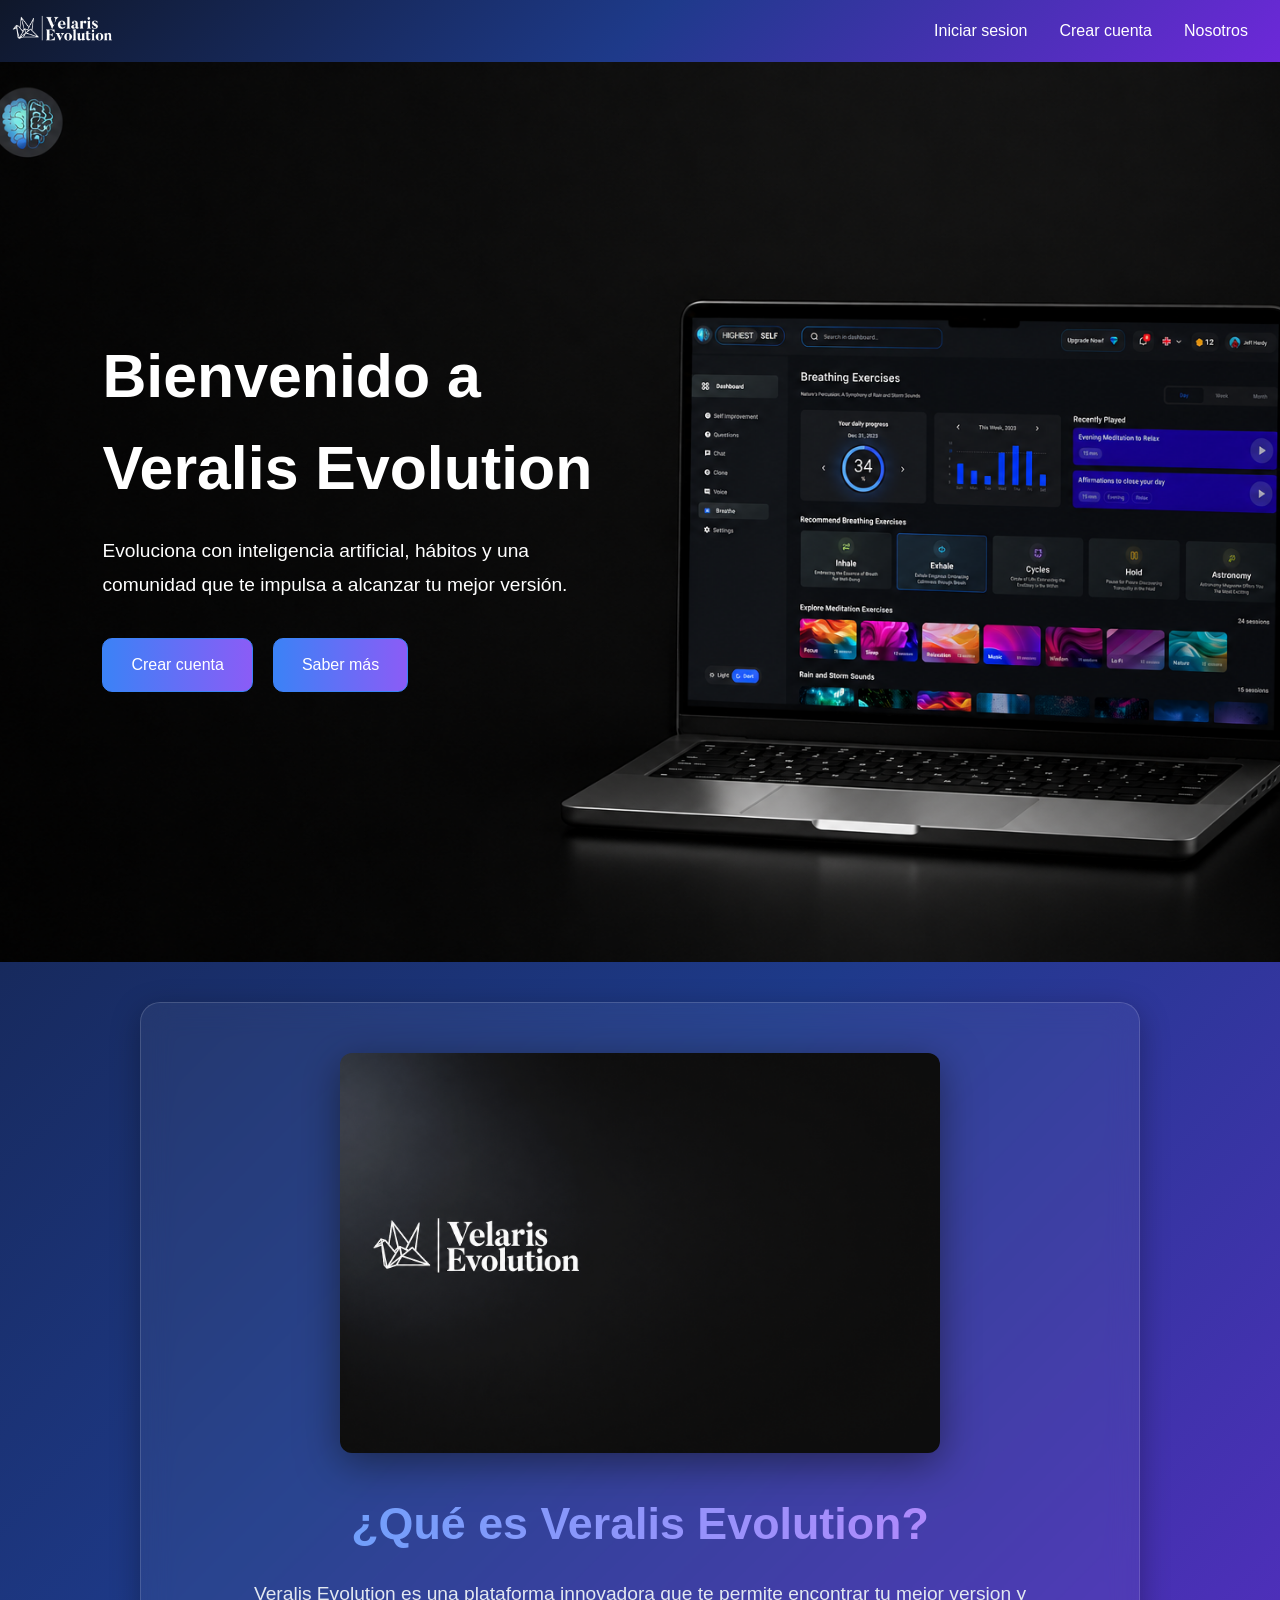
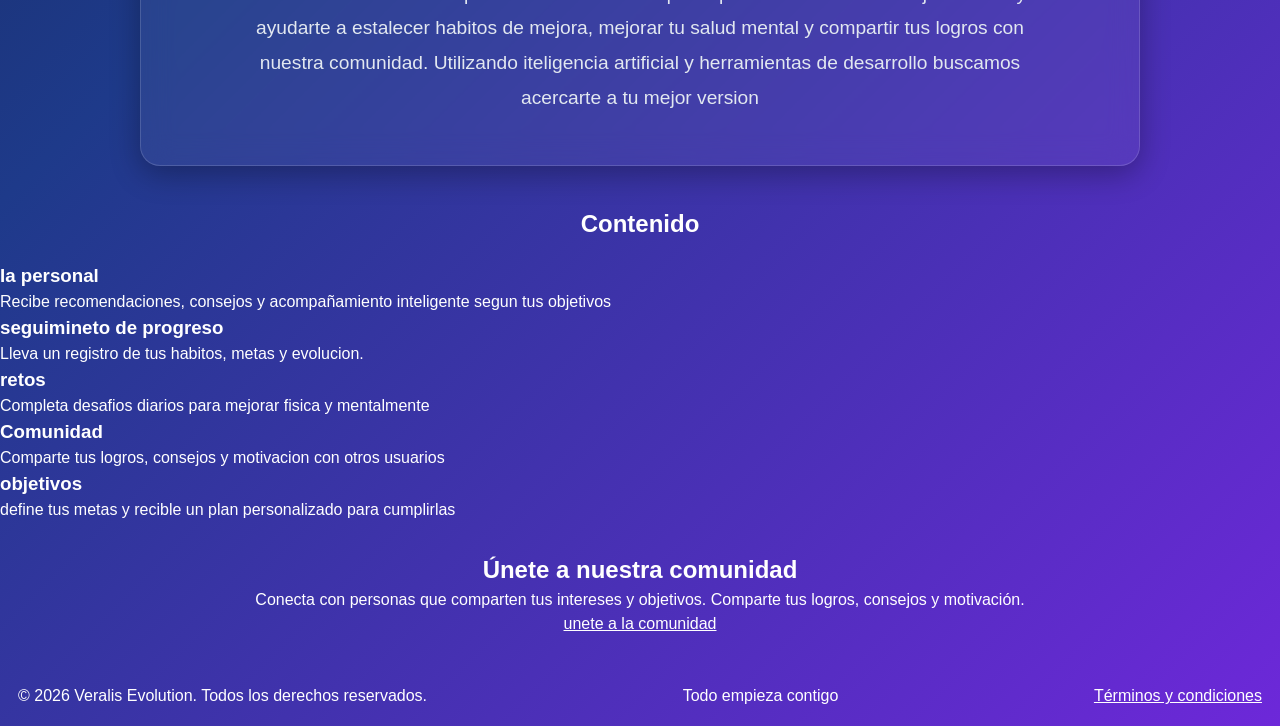
<file: index.html>
<!DOCTYPE html>
<html lang="es">
<head>
    <meta charset="UTF-8">
    <meta name="viewport" content="width=device-width, initial-scale=1.0">
    <link rel="stylesheet" href="css/style.css">
    <title>Veralis Evolution</title>
</head>
<body>
    <header>
        <nav> 
            <div class="nav-container">
                <a href="#about">
                    <img src="assets/logos/logo veralis fondo negro.png" alt="Logo de Veralis Evolution" id="logo">
                </a>
            <button class="menu-btn" id="menubtn">☰</button>
            <ul class="nav-links" id="nav-links">
                <li><a href="#">Iniciar sesion</a></li>
                <li><a href="#">Crear cuenta</a></li>
                <li><a href="#">Nosotros</a></li>
            </ul>
            </div>
        </nav>   
    </header>
    <main>
<section id="hero">
    <img
        src="assets/images/dashoard-hero.png"
        alt="Dashboard de Veralis Evolution"
        class="img-hero"
    >
    <div class="hero-content">
        <h2>Bienvenido a Veralis Evolution</h2>
        <p>
            Evoluciona con inteligencia artificial, hábitos y una comunidad
            que te impulsa a alcanzar tu mejor versión.
        </p>
        <div class="buttons-hero">
            <a href="#">Crear cuenta</a>
            <a href="#">Saber más</a>
        </div>
    </div>
</section>
        <section id="about">
            <img src="assets/images/veralis-about.png" alt="">
            <h2>¿Qué es Veralis Evolution?</h2>
            <p>Veralis Evolution es una plataforma innovadora que te permite encontrar tu mejor version y ayudarte a estalecer habitos de mejora, mejorar tu salud mental y compartir tus logros con nuestra comunidad. Utilizando iteligencia artificial y herramientas de desarrollo buscamos acercarte a tu mejor version</p>
        </section>
        <section id="features">
            <h2 id="contenido-titulo">Contenido</h2>
            <ul>
                <li>
                    <h3>Ia personal</h3>
                    <p> Recibe recomendaciones, consejos y acompañamiento inteligente segun tus objetivos</p>
                </li>
                <li>
                    <h3>seguimineto de progreso</h3>
                    <p>Lleva un registro de tus habitos, metas y evolucion.</p>
                </li>
                
                <li>
                    <h3>retos</h3>
                    <p>Completa desafios diarios para mejorar fisica y mentalmente</p>
                </li>
            
                <li>
                    <h3>Comunidad</h3>
                    <p>Comparte tus logros, consejos y motivacion con otros usuarios</p>
                </li>
                
                <li>
                    <h3>objetivos</h3>
                    <p>define tus metas y recible un plan personalizado para cumplirlas</p>
                </li>
                
            </ul>
        </section>
        <section id="comunidad">
            <h2>Únete a nuestra comunidad</h2>
            <p>Conecta con personas que comparten tus intereses y objetivos. Comparte tus logros, consejos y motivación.</p>
            <a href="#">unete a la comunidad</a>
        </section>
    </main>
    <footer>
        <p>&copy; 2026 Veralis Evolution. Todos los derechos reservados.</p>
        <p>Todo empieza contigo</p>
        <a href="#">Términos y condiciones</a>
    </footer>
    <script src="js/scripts.js"></script>
</body>
</html>
</file>
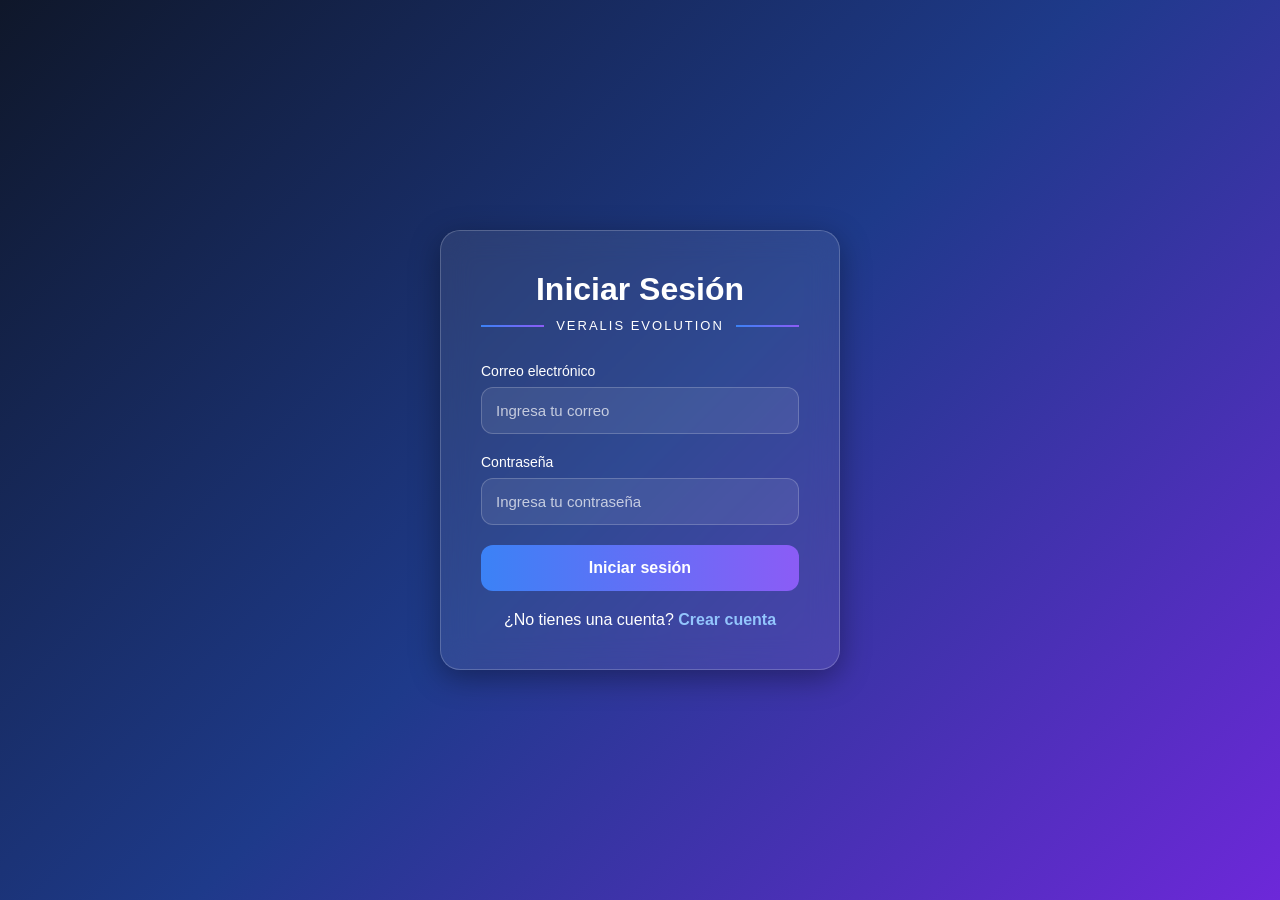
<file: css/login.html>
<!DOCTYPE html>
<html lang="es">

<head>
    <meta charset="UTF-8">
    <meta name="viewport" content="width=device-width, initial-scale=1.0">
    <title>Iniciar Sesión | Veralis Evolution</title>

    <link rel="stylesheet" href="login.css">
</head>

<body>

    <div class="login-container">

        <form class="login-box">

            <h2>Iniciar Sesión</h2>

            <div class="titulo-linea">
                <hr>
                <span>VERALIS EVOLUTION</span>
                <hr>
            </div>

            <div class="input-box">
                <label>Correo electrónico</label>
                <input type="email" placeholder="Ingresa tu correo" required>
            </div>

            <div class="input-box">
                <label>Contraseña</label>
                <input type="password" placeholder="Ingresa tu contraseña" required>
            </div>

            <button type="submit">Iniciar sesión</button>

            <p class="registro">
                ¿No tienes una cuenta?
                <a href="registro.html">Crear cuenta</a>
            </p>

        </form>

    </div>

</body>

</html>
</file>
<file: css/style.css>
* {
    margin:0;
    padding:0;
    box-sizing:border-box;
    font-family:'segoe ui',sans-serif;
     line-height: 1.5;
     color: #ffffff;
}
html{
    scroll-behavior: smooth;
}
/*header*/
header {
    backdrop-filter:blur(12px); 
    background: linear-gradient(135deg, #0f172a, #1e3a8a, #6d28d9);
    z-index:9999;
    padding: 0;
}
nav {
    padding: 0.5rem 2rem;
    box-shadow:  0 0 0 1px rgba(0,0,0, 0.1);

} 
.nav-container {
    display:flex;
    justify-content:space-between;
    align-items:center;
    max-width:1400px;
    margin:0 auto;
}
#logo {
    width: 58px;
    height: auto;
    transform: scale(2.0);
        mix-blend-mode: screen;
}
#logo:hover{
    transform: scale(1.);
}
.nav-links {
    display:flex;
    gap:2rem;
    list-style:none;
    transition: all 0.3s ease;
}
.nav-links a {
    color: white;
    text-decoration: none;
    font-weight: 500;
    transition: all 0.2s ease ;
    list-style: none;
}
.nav-links a:hover {
    opacity: 0.7;
    transform: translateY(-2px);
    color: #c4b5fd;
}
.menu-btn {
    display:none;
    background:none;
    border:none;
    color: white;
    font-size:1.5rem;
    cursor:pointer; 
}
@media (max-width:768px){
 .menu-btn{
    display:block;
 }
  .nav-links{
    position: fixed;
        top: 60px;
    left: 0;
    width: 100%;
        background-color: rgba(15, 23, 42, 0.95);
        backdrop-filter: blur(15px);
    flex-direction: column;
    padding: 20px 0;
    clip-path: circle(0px at 90% -10%);
    pointer-events: none;
    transition: clip-path 0.4s ease-in-out;
  }
  .nav-links.active{
    clip-path: circle(1000px at 90% -10%);
    pointer-events: all;
  }
  .nav-links li{
    opacity:0;
    transform: translateY(20px);
    transition: all 0.3 ease;
    text-align: center;
  }
  .nav-links.active li{
    opacity:1;
    transform: translateY(0);
  }
  .nav-links li:nth-child(1){transition-delay:0.1s}
  .nav-links li:nth-child(2){transition-delay:0.2s;}
   .nav-links li:nth-child(3){transition-delay:0.3s }
    .nav-links li:nth-child(4){transition-delay:0.4s;} 
    }

/*body*/
body {
    margin: 0px ;
    padding: 0;
    background: linear-gradient(135deg, #0f172a, #1e3a8a, #6d28d9);
}
/* HERO  */

#hero{
    position: relative;
    height: 100vh;
    overflow: hidden;
    display: flex;
    align-items: center;
}

/* Imagen de fondo */

.img-hero{
    position: absolute;
    top: 0;
    left: 0;
    width: 100%;
    height: 100%;
    object-fit: cover;
    z-index: 1;
    margin-bottom: 35px;
}

/* Contenido */

.hero-content{
    width: 40%;
    margin-left: 8%;
    color: white;
    z-index: 2;
}

.hero-content h2{
    font-size: 3.8rem;
    margin-bottom: 20px;
}

.hero-content p{
    font-size: 1.2rem;
    line-height: 1.8;
    margin-bottom: 35px;
}

/* Botones */

.buttons-hero{
    display: flex;
    gap: 20px;
}

.buttons-hero a{
    text-decoration: none;
    color: white;
    padding: 14px 28px;
    border-radius: 10px;
    border: 1px solid #3b82f6;
    background: linear-gradient(to right, #3b82f6, #8b5cf6);
    transition: .3s;
}

.buttons-hero a:hover{
    background: #2563eb;
}
#about {
    text-align: center;
    margin-bottom: 30px;
}
#about h2{
    text-decoration: none;
    font-size: 3.8rem;
    margin-bottom: 35px;
}
#about p{
    font-size: 1.5rem;
    line-height: 1.8;
    margin-bottom: 35px;
    margin-top: 48px;
}
#features {   
    margin-bottom: 30px;
}
#contenido-titulo {
    text-align: center;
    margin-bottom: 20px;
}
#comunidad{
    text-align: center;
    margin-bottom: 30px;
}
/*footer*/
footer{
    display: flex;
    justify-content: space-between;
    align-items: center;
    padding: 18px;
}
#about {
    max-width: 1000px;
    margin: 40px auto;
    padding: 50px;
    background: rgba(255, 255, 255, 0.05);
    /* Efecto cristal */
    backdrop-filter: blur(15px);
    border-radius: 20px;
    border: 1px solid rgba(255, 255, 255, 0.15);
    box-shadow: 0 8px 30px rgba(0, 0, 0, 0.3);
    text-align: center;
    /* Centra el contenido de forma ordenada */
}

/* Estilo para la imagen del computador */
#about img {
    max-width: 100%;
    width: 600px;
    height: auto;
    border-radius: 12px;
    /* Suaviza los bordes para que no se vea un corte brusco */
    margin-bottom: 30px;

    /* TRUCO: Esto hace que el fondo negro oscuro de la imagen "desaparezca" y se fusione con el diseño */
    mix-blend-mode: screen;
    filter: drop-shadow(0 10px 20px rgba(0, 0, 0, 0.5));
}

/* Título de la sección */
#about h2 {
    font-size: 2.8rem;
    margin-bottom: 20px;
    background: linear-gradient(to right, #60a5fa, #c084fc);
    background-clip: text;
    -webkit-background-clip: text;
    -webkit-text-fill-color: transparent;
}

/* Párrafo */
#about p {
    font-size: 1.2rem;
    line-height: 1.8;
    color: #e2e8f0;
    max-width: 800px;
    margin: 0 auto;
}
</file>
<file: css/login.css>
* {
    margin: 0;
    padding: 0;
    box-sizing: border-box;
    font-family: "Segoe UI", sans-serif;
}

/* Fondo */
body {
    display: flex;
    justify-content: center;
    align-items: center;
    height: 100vh;
    background: linear-gradient(135deg, #0f172a, #1e3a8a, #6d28d9);
}

/* Contenedor */
.login-container {
    display: flex;
    justify-content: center;
    align-items: center;
    width: 100%;
}

/* Tarjeta */
.login-box {
    width: 400px;
    padding: 40px;
    border-radius: 20px;
    background: rgba(255, 255, 255, 0.08);
    backdrop-filter: blur(15px);
    border: 1px solid rgba(255, 255, 255, 0.2);
    box-shadow: 0 8px 30px rgba(0, 0, 0, .35);
}

/* Título */
.login-box h2 {
    color: white;
    text-align: center;
    font-size: 32px;
    margin-bottom: 10px;
}

/* Separador */
.titulo-linea {
    display: flex;
    align-items: center;
    gap: 12px;
    margin-bottom: 30px;
}

.titulo-linea hr {
    flex: 1;
    border: none;
    height: 2px;
    background: linear-gradient(to right, #3b82f6, #8b5cf6);
}

.titulo-linea span {
    color: white;
    font-size: 13px;
    letter-spacing: 2px;
}

/* Etiquetas */
.input-box {
    margin-bottom: 20px;
}

.input-box label {
    display: block;
    color: white;
    margin-bottom: 8px;
    font-size: 14px;
}

/* Campos */
.input-box input {
    width: 100%;
    padding: 14px;
    border-radius: 12px;
    border: 1px solid rgba(255, 255, 255, .2);
    background: rgba(255, 255, 255, .08);
    color: white;
    font-size: 15px;
    outline: none;
}

.input-box input::placeholder {
    color: rgba(255, 255, 255, .7);
}

.input-box input:focus {
    border-color: #8b5cf6;
}

/* Botón */
button {
    width: 100%;
    padding: 14px;
    border: none;
    border-radius: 12px;
    background: linear-gradient(to right, #3b82f6, #8b5cf6);
    color: white;
    font-size: 16px;
    font-weight: bold;
    cursor: pointer;
    transition: .3s;
}

button:hover {
    transform: translateY(-2px);
    box-shadow: 0 0 20px rgba(139, 92, 246, .5);
}

/* Texto inferior */
.registro {
    text-align: center;
    color: white;
    margin-top: 20px;
}

.registro a {
    color: #93c5fd;
    text-decoration: none;
    font-weight: bold;
}

.registro a:hover {
    color: #c4b5fd;
}
</file>
